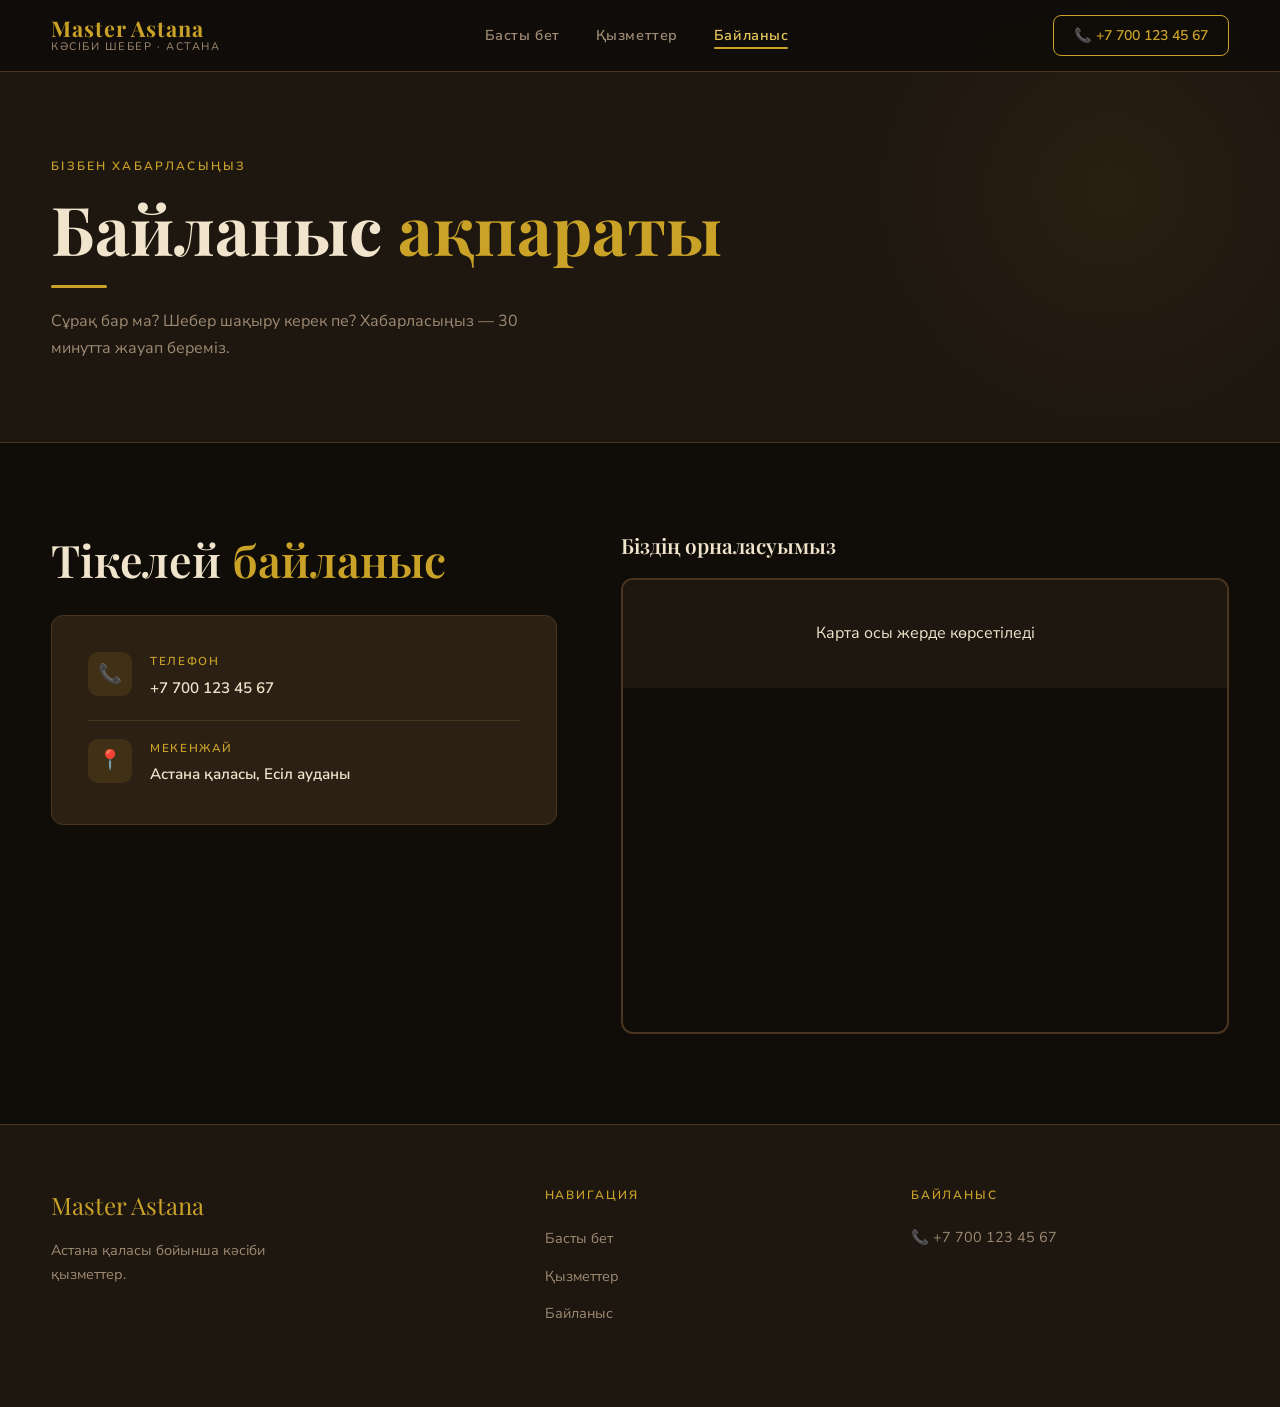
<file: contacts.html>
<!DOCTYPE html>
<html lang="kk">
<head>
  <meta charset="UTF-8" />
  <meta name="viewport" content="width=device-width, initial-scale=1.0" />
  <title>Master Astana — Байланыс</title>
  <link rel="stylesheet" href="style.css" />
</head>
<body>

<nav class="nav">
  <div class="nav__inner container">
    <a href="index.html" class="nav__logo">
      <span class="nav__logo-name">Master Astana</span>
      <span class="nav__logo-sub">Кәсіби Шебер · Астана</span>
    </a>
    <ul class="nav__links">
      <li><a href="index.html">Басты бет</a></li>
      <li><a href="services.html">Қызметтер</a></li>
      <li><a href="contacts.html" class="active">Байланыс</a></li>
    </ul>
    <a href="tel:+77001234567" class="nav__cta">📞 +7 700 123 45 67</a>
    <div class="nav__hamburger" onclick="toggleMenu()">
      <span></span><span></span><span></span>
    </div>
  </div>
</nav>

<section class="page-hero">
  <div class="container">
    <span class="section-label">Бізбен хабарласыңыз</span>
    <h1>Байланыс <span style="color:var(--gold)">ақпараты</span></h1>
    <span class="gold-line"></span>
    <p style="color:var(--muted); margin-top:20px; max-width:520px; font-size:1rem;">
      Сұрақ бар ма? Шебер шақыру керек пе? Хабарласыңыз — 30 минутта жауап береміз.
    </p>
  </div>
</section>

<section class="section">
  <div class="container">
    <div class="contacts-layout">

      <div>
        <h2 style="margin-bottom:28px;">Тікелей <span style="color:var(--gold)">байланыс</span></h2>
        <div class="contacts-info__card">
          <div class="contacts-info__item">
            <div class="contacts-info__icon-wrap">📞</div>
            <div>
              <div class="contacts-info__label">Телефон</div>
              <a href="tel:+77001234567" class="contacts-info__value" style="display:block;">+7 700 123 45 67</a>
            </div>
          </div>
          <div class="contacts-info__item">
            <div class="contacts-info__icon-wrap">📍</div>
            <div>
              <div class="contacts-info__label">Мекенжай</div>
              <div class="contacts-info__value">Астана қаласы, Есіл ауданы</div>
            </div>
          </div>
        </div>
      </div>

      <div>
        <h3>Біздің орналасуымыз</h3>
        <div class="map-wrap" style="margin-top:20px;">
          <div style="padding:40px; text-align:center; background:var(--surface);">
            Карта осы жерде көрсетіледі
          </div>
        </div>
      </div>

    </div>
  </div>
</section>

<footer class="footer">
  <div class="container">
    <div class="footer__grid">
      <div>
        <div class="footer__brand-name">Master Astana</div>
        <p class="footer__brand-desc">Астана қаласы бойынша кәсіби қызметтер.</p>
      </div>
      <div>
        <div class="footer__heading">Навигация</div>
        <ul class="footer__links">
          <li><a href="index.html">Басты бет</a></li>
          <li><a href="services.html">Қызметтер</a></li>
          <li><a href="contacts.html">Байланыс</a></li>
        </ul>
      </div>
      <div>
        <div class="footer__heading">Байланыс</div>
        <div class="footer__contact-item">📞 +7 700 123 45 67</div>
      </div>
    </div>
  </div>
</footer>

<script>
  function toggleMenu() {
    const links = document.querySelector('.nav__links');
    if (links) links.style.display = links.style.display === 'flex' ? 'none' : 'flex';
  }
</script>

</body>
</html>
</file>
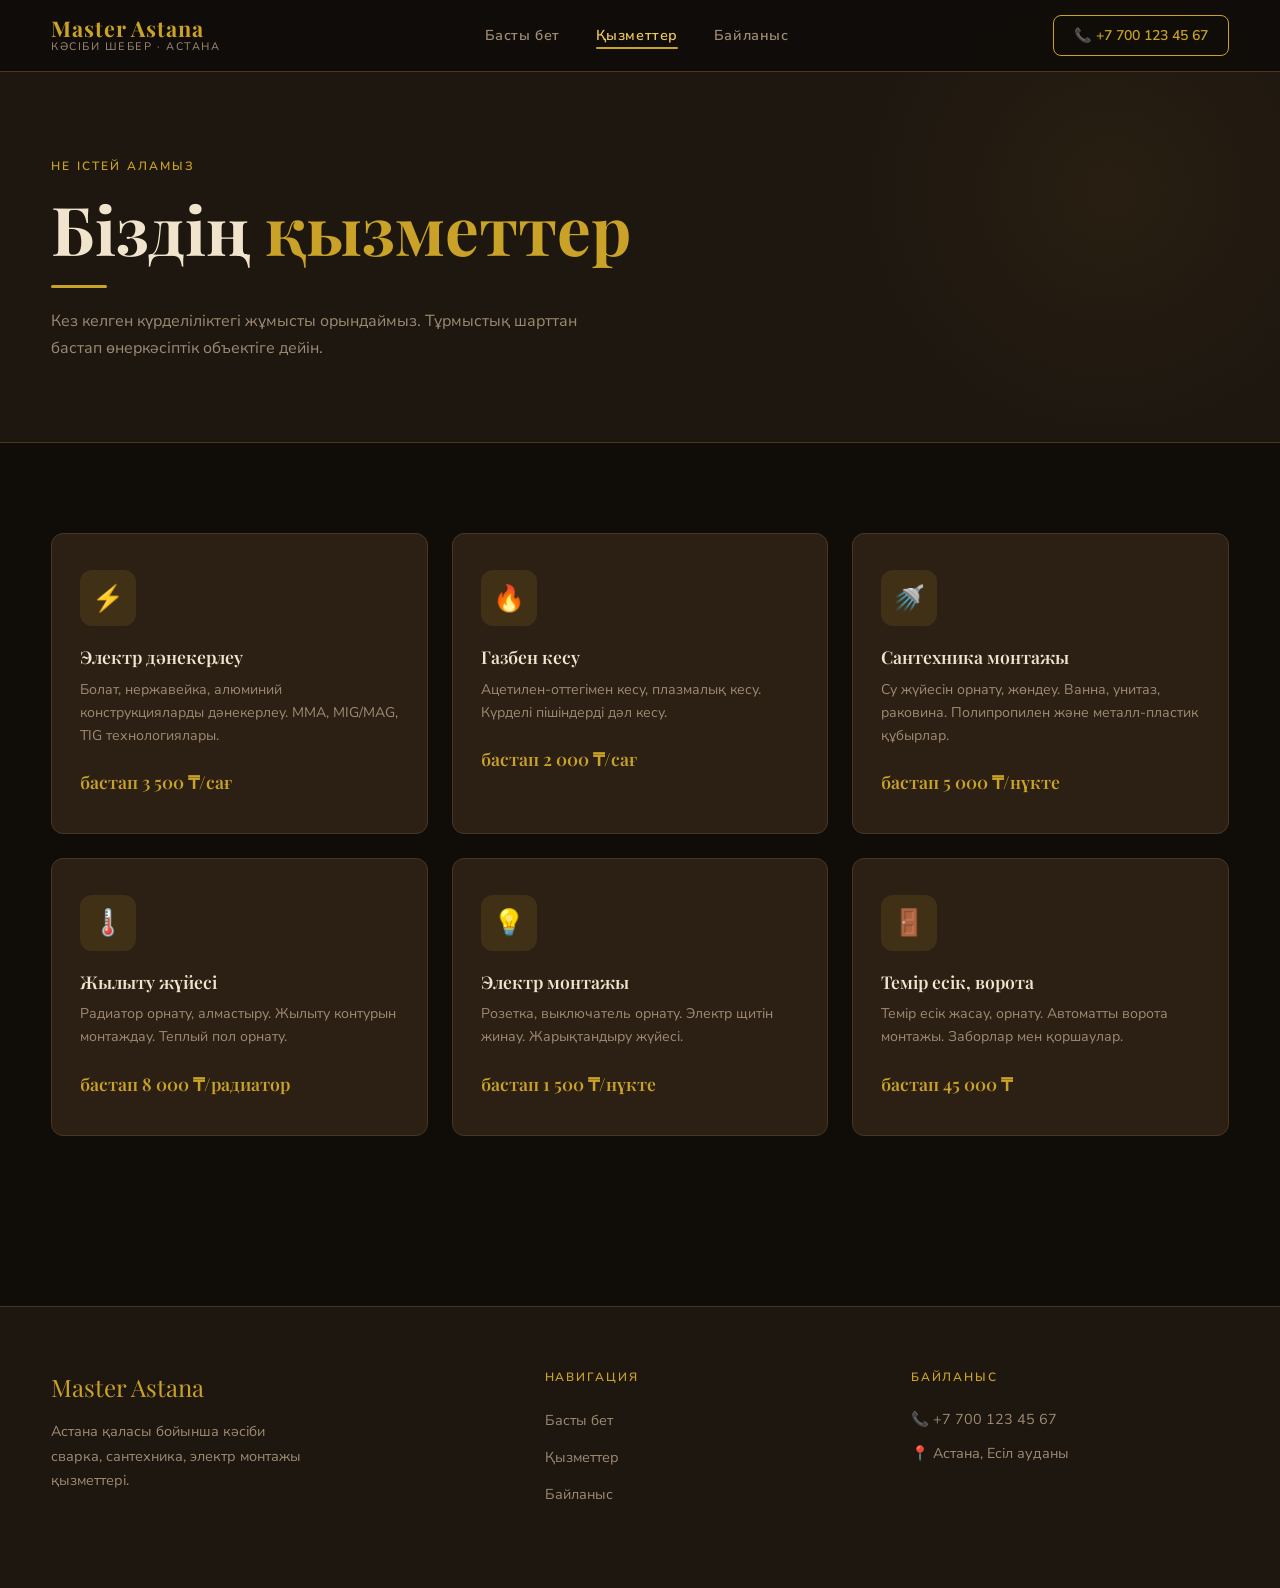
<file: services.html>
<!DOCTYPE html>
<html lang="kk">
<head>
  <meta charset="UTF-8" />
  <meta name="viewport" content="width=device-width, initial-scale=1.0" />
  <title>Master Astana — Қызметтер мен бағалар</title>
  <link rel="stylesheet" href="style.css" />
</head>
<body>

<nav class="nav">
  <div class="nav__inner container">
    <a href="index.html" class="nav__logo">
      <span class="nav__logo-name">Master Astana</span>
      <span class="nav__logo-sub">Кәсіби Шебер · Астана</span>
    </a>
    <ul class="nav__links">
      <li><a href="index.html">Басты бет</a></li>
      <li><a href="services.html" class="active">Қызметтер</a></li>
      <li><a href="contacts.html">Байланыс</a></li>
    </ul>
    <a href="tel:+77001234567" class="nav__cta">📞 +7 700 123 45 67</a>
    <div class="nav__hamburger" onclick="toggleMenu()">
      <span></span><span></span><span></span>
    </div>
  </div>
</nav>

<section class="page-hero">
  <div class="container">
    <span class="section-label">Не істей аламыз</span>
    <h1>Біздің <span style="color:var(--gold)">қызметтер</span></h1>
    <span class="gold-line"></span>
    <p style="color:var(--muted); margin-top:20px; max-width:560px; font-size:1rem;">
      Кез келген күрделіліктегі жұмысты орындаймыз. Тұрмыстық шарттан бастап өнеркәсіптік объектіге дейін.
    </p>
  </div>
</section>

<section class="section">
  <div class="container">
    <div class="services-grid">

      <div class="service-card">
        <div class="service-card__icon">⚡</div>
        <h3 class="service-card__title">Электр дәнекерлеу</h3>
        <p class="service-card__desc">Болат, нержавейка, алюминий конструкцияларды дәнекерлеу. MMA, MIG/MAG, TIG технологиялары.</p>
        <div class="service-card__price">бастап 3 500 ₸/сағ</div>
      </div>

      <div class="service-card">
        <div class="service-card__icon">🔥</div>
        <h3 class="service-card__title">Газбен кесу</h3>
        <p class="service-card__desc">Ацетилен-оттегімен кесу, плазмалық кесу. Күрделі пішіндерді дәл кесу.</p>
        <div class="service-card__price">бастап 2 000 ₸/сағ</div>
      </div>

      <div class="service-card">
        <div class="service-card__icon">🚿</div>
        <h3 class="service-card__title">Сантехника монтажы</h3>
        <p class="service-card__desc">Су жүйесін орнату, жөндеу. Ванна, унитаз, раковина. Полипропилен және металл-пластик құбырлар.</p>
        <div class="service-card__price">бастап 5 000 ₸/нүкте</div>
      </div>

      <div class="service-card">
        <div class="service-card__icon">🌡️</div>
        <h3 class="service-card__title">Жылыту жүйесі</h3>
        <p class="service-card__desc">Радиатор орнату, алмастыру. Жылыту контурын монтаждау. Теплый пол орнату.</p>
        <div class="service-card__price">бастап 8 000 ₸/радиатор</div>
      </div>

      <div class="service-card">
        <div class="service-card__icon">💡</div>
        <h3 class="service-card__title">Электр монтажы</h3>
        <p class="service-card__desc">Розетка, выключатель орнату. Электр щитін жинау. Жарықтандыру жүйесі.</p>
        <div class="service-card__price">бастап 1 500 ₸/нүкте</div>
      </div>

      <div class="service-card">
        <div class="service-card__icon">🚪</div>
        <h3 class="service-card__title">Темір есік, ворота</h3>
        <p class="service-card__desc">Темір есік жасау, орнату. Автоматты ворота монтажы. Заборлар мен қоршаулар.</p>
        <div class="service-card__price">бастап 45 000 ₸</div>
      </div>

    </div>
  </div>
</section>

<footer class="footer">
  <div class="container">
    <div class="footer__grid">
      <div>
        <div class="footer__brand-name">Master Astana</div>
        <p class="footer__brand-desc">Астана қаласы бойынша кәсіби сварка, сантехника, электр монтажы қызметтері.</p>
      </div>
      <div>
        <div class="footer__heading">Навигация</div>
        <ul class="footer__links">
          <li><a href="index.html">Басты бет</a></li>
          <li><a href="services.html">Қызметтер</a></li>
          <li><a href="contacts.html">Байланыс</a></li>
        </ul>
      </div>
      <div>
        <div class="footer__heading">Байланыс</div>
        <div class="footer__contact-item">📞 +7 700 123 45 67</div>
        <div class="footer__contact-item">📍 Астана, Есіл ауданы</div>
      </div>
    </div>
  </div>
</footer>

<script>
  function toggleMenu() {
    const links = document.querySelector('.nav__links');
    if (links) links.style.display = links.style.display === 'flex' ? 'none' : 'flex';
  }
</script>

</body>
</html>
</file>
<file: style.css>
/* ============================================================
   MASTER ASTANA — style.css
   Dark Brown / Gold theme · Modular · Responsive
   ============================================================ */

@import url('https://fonts.googleapis.com/css2?family=Playfair+Display:wght@400;600;700&family=Nunito+Sans:wght@300;400;600&display=swap');

:root {
  --bg:        #100d09;
  --surface:   #1e1710;
  --card:      #2c2015;
  --border:    #4a3520;
  --gold:      #c9a227;
  --gold-lt:   #e8c85a;
  --gold-dk:   #8a6e18;
  --text:      #f0e4cc;
  --muted:     #9e8a72;
  --nav-h:     72px;
  --radius:    8px;
  --trans:     0.3s ease;
  --font-head: 'Playfair Display', Georgia, serif;
  --font-body: 'Nunito Sans', sans-serif;
}

*, *::before, *::after { box-sizing: border-box; margin: 0; padding: 0; }
html { scroll-behavior: smooth; }
body {
  background: var(--bg);
  color: var(--text);
  font-family: var(--font-body);
  font-size: 16px;
  line-height: 1.7;
  min-height: 100vh;
}
img { display: block; width: 100%; height: 100%; object-fit: cover; }
a { color: inherit; text-decoration: none; }
ul { list-style: none; }

h1, h2, h3 { font-family: var(--font-head); line-height: 1.2; }
h1 { font-size: clamp(2.4rem, 6vw, 4.2rem); font-weight: 700; }
h2 { font-size: clamp(1.8rem, 4vw, 2.8rem); font-weight: 600; }
h3 { font-size: 1.3rem; font-weight: 600; }

.container { width: min(1200px, 92%); margin: 0 auto; }
.section { padding: 90px 0; }

.section-label {
  display: inline-block;
  font-size: 0.75rem;
  font-weight: 600;
  letter-spacing: 0.18em;
  text-transform: uppercase;
  color: var(--gold);
  margin-bottom: 12px;
}
.section-title { margin-bottom: 48px; }
.section-title span { color: var(--gold); }
.gold-line {
  display: block;
  width: 56px;
  height: 3px;
  background: var(--gold);
  margin: 16px 0 0;
  border-radius: 2px;
}

.btn {
  display: inline-flex;
  align-items: center;
  gap: 10px;
  padding: 14px 32px;
  border-radius: var(--radius);
  font-family: var(--font-body);
  font-size: 0.95rem;
  font-weight: 600;
  cursor: pointer;
  transition: all var(--trans);
  border: none;
}
.btn-primary { background: var(--gold); color: #0f0c07; }
.btn-primary:hover {
  background: var(--gold-lt);
  transform: translateY(-2px);
  box-shadow: 0 8px 28px rgba(201,162,39,.35);
}
.btn-outline { background: transparent; color: var(--gold); border: 2px solid var(--gold); }
.btn-outline:hover { background: var(--gold); color: #0f0c07; }

/* NAV */
.nav {
  position: fixed;
  top: 0; left: 0; right: 0;
  z-index: 1000;
  height: var(--nav-h);
  background: rgba(16,13,9,0.92);
  backdrop-filter: blur(12px);
  border-bottom: 1px solid var(--border);
}
.nav__inner {
  display: flex;
  align-items: center;
  justify-content: space-between;
  height: 100%;
}
.nav__logo { display: flex; flex-direction: column; line-height: 1; }
.nav__logo-name {
  font-family: var(--font-head);
  font-size: 1.35rem;
  font-weight: 700;
  color: var(--gold);
  letter-spacing: 0.04em;
}
.nav__logo-sub {
  font-size: 0.68rem;
  color: var(--muted);
  letter-spacing: 0.14em;
  text-transform: uppercase;
  margin-top: 2px;
}
.nav__links { display: flex; gap: 36px; }
.nav__links a {
  font-size: 0.9rem;
  font-weight: 600;
  color: var(--muted);
  letter-spacing: 0.04em;
  transition: color var(--trans);
  position: relative;
  padding-bottom: 4px;
}
.nav__links a::after {
  content: '';
  position: absolute;
  bottom: 0; left: 0;
  width: 0; height: 2px;
  background: var(--gold);
  transition: width var(--trans);
  border-radius: 2px;
}
.nav__links a:hover, .nav__links a.active { color: var(--gold-lt); }
.nav__links a:hover::after, .nav__links a.active::after { width: 100%; }
.nav__cta {
  display: flex;
  align-items: center;
  gap: 8px;
  font-size: 0.88rem;
  font-weight: 600;
  color: var(--gold);
  border: 1.5px solid var(--gold);
  padding: 8px 20px;
  border-radius: var(--radius);
  transition: all var(--trans);
}
.nav__cta:hover { background: var(--gold); color: #0f0c07; }
.nav__hamburger {
  display: none;
  flex-direction: column;
  gap: 5px;
  cursor: pointer;
  padding: 4px;
}
.nav__hamburger span {
  display: block;
  width: 24px;
  height: 2px;
  background: var(--gold);
  border-radius: 2px;
}

/* FOOTER */
.footer {
  background: var(--surface);
  border-top: 1px solid var(--border);
  padding: 60px 0 32px;
}
.footer__grid {
  display: grid;
  grid-template-columns: 1.4fr 1fr 1fr;
  gap: 48px;
  margin-bottom: 48px;
}
.footer__brand-name { font-family: var(--font-head); font-size: 1.5rem; color: var(--gold); margin-bottom: 12px; }
.footer__brand-desc { color: var(--muted); font-size: 0.9rem; max-width: 260px; }
.footer__heading {
  font-size: 0.75rem;
  font-weight: 600;
  letter-spacing: 0.16em;
  text-transform: uppercase;
  color: var(--gold);
  margin-bottom: 20px;
}
.footer__links li + li { margin-top: 10px; }
.footer__links a { color: var(--muted); font-size: 0.9rem; transition: color var(--trans); }
.footer__links a:hover { color: var(--gold-lt); }
.footer__contact-item {
  display: flex;
  align-items: center;
  gap: 10px;
  color: var(--muted);
  font-size: 0.9rem;
  margin-bottom: 10px;
}
.footer__bottom {
  border-top: 1px solid var(--border);
  padding-top: 24px;
  display: flex;
  justify-content: space-between;
  align-items: center;
  color: var(--muted);
  font-size: 0.82rem;
}

/* HERO */
.hero {
  position: relative;
  min-height: 100vh;
  display: flex;
  align-items: center;
  overflow: hidden;
}
.hero__bg { position: absolute; inset: 0; z-index: 0; }
.hero__bg img {
  width: 100%; height: 100%;
  object-fit: cover;
  filter: brightness(0.28) saturate(0.7);
}
.hero__overlay {
  position: absolute;
  inset: 0;
  background: linear-gradient(135deg, rgba(16,13,9,0.85) 0%, rgba(44,32,21,0.55) 50%, transparent 100%);
}
.hero__content {
  position: relative;
  z-index: 2;
  padding-top: var(--nav-h);
  max-width: 680px;
}
.hero__badge {
  display: inline-flex;
  align-items: center;
  gap: 8px;
  border: 1px solid var(--gold-dk);
  background: rgba(201,162,39,.1);
  color: var(--gold-lt);
  font-size: 0.78rem;
  font-weight: 600;
  letter-spacing: 0.12em;
  text-transform: uppercase;
  padding: 7px 18px;
  border-radius: 40px;
  margin-bottom: 24px;
}
.hero__badge::before {
  content: '';
  width: 7px; height: 7px;
  border-radius: 50%;
  background: var(--gold);
  animation: pulse 2s infinite;
}
@keyframes pulse {
  0%, 100% { opacity: 1; transform: scale(1); }
  50% { opacity: 0.5; transform: scale(1.4); }
}
.hero__title { margin-bottom: 20px; text-shadow: 0 2px 20px rgba(0,0,0,.5); }
.hero__title em { font-style: normal; color: var(--gold); }
.hero__subtitle { font-size: 1.05rem; color: var(--muted); margin-bottom: 40px; max-width: 500px; }
.hero__actions { display: flex; flex-wrap: wrap; gap: 16px; margin-bottom: 56px; }
.hero__stats { display: flex; gap: 40px; flex-wrap: wrap; }
.hero__stat-num { font-family: var(--font-head); font-size: 2.2rem; color: var(--gold); font-weight: 700; line-height: 1; }
.hero__stat-label { font-size: 0.8rem; color: var(--muted); margin-top: 4px; }

/* ABOUT */
.about__grid { display: grid; grid-template-columns: 1fr 1fr; gap: 64px; align-items: center; }
.about__image-wrap {
  position: relative;
  border-radius: 12px;
  overflow: hidden;
  aspect-ratio: 4/3;
  border: 2px solid var(--border);
}
.about__image-wrap::after {
  content: '';
  position: absolute;
  inset: 0;
  border-radius: 12px;
  background: linear-gradient(to top, rgba(0,0,0,.5) 0%, transparent 60%);
}
.about__image-badge {
  position: absolute;
  bottom: 20px; right: 20px;
  z-index: 2;
  background: var(--gold);
  color: #0f0c07;
  font-family: var(--font-head);
  font-weight: 700;
  font-size: 0.82rem;
  padding: 10px 18px;
  border-radius: var(--radius);
}
.about__list { margin: 28px 0 36px; }
.about__list li {
  display: flex;
  align-items: flex-start;
  gap: 14px;
  padding: 12px 0;
  border-bottom: 1px solid var(--border);
  color: var(--muted);
  font-size: 0.95rem;
}
.about__list li:last-child { border-bottom: none; }
.about__list-icon {
  width: 22px; height: 22px;
  border-radius: 50%;
  background: rgba(201,162,39,.15);
  display: flex;
  align-items: center;
  justify-content: center;
  flex-shrink: 0;
  margin-top: 2px;
  color: var(--gold);
  font-size: 12px;
}

/* PORTFOLIO */
.portfolio { background: var(--surface); }
.portfolio__grid {
  display: grid;
  grid-template-columns: repeat(4, 1fr);
  gap: 14px;
}
.portfolio__grid .gallery-item:nth-child(1) { grid-column: span 2; grid-row: span 2; }
.portfolio__grid .gallery-item:nth-child(5) { grid-column: span 2; }
.gallery-item {
  position: relative;
  border-radius: var(--radius);
  overflow: hidden;
  aspect-ratio: 4/3;
  cursor: pointer;
  border: 1px solid var(--border);
}
.gallery-item:nth-child(1) { aspect-ratio: auto; }
.gallery-item:nth-child(5) { aspect-ratio: 16/7; }
.gallery-item__img { width: 100%; height: 100%; object-fit: cover; transition: transform 0.6s ease; }
.gallery-item:hover .gallery-item__img { transform: scale(1.07); }
.gallery-item__overlay {
  position: absolute;
  inset: 0;
  background: linear-gradient(to top, rgba(0,0,0,.75) 0%, transparent 55%);
  opacity: 0;
  transition: opacity var(--trans);
  display: flex;
  align-items: flex-end;
  padding: 18px;
}
.gallery-item:hover .gallery-item__overlay { opacity: 1; }
.gallery-item__label { font-size: 0.85rem; font-weight: 600; color: var(--gold-lt); letter-spacing: 0.06em; }

/* PAGE HERO */
.page-hero {
  padding-top: calc(var(--nav-h) + 80px);
  padding-bottom: 80px;
  background: var(--surface);
  border-bottom: 1px solid var(--border);
  position: relative;
  overflow: hidden;
}
.page-hero::before {
  content: '';
  position: absolute;
  top: -60px; right: -80px;
  width: 500px; height: 500px;
  border-radius: 50%;
  background: radial-gradient(circle, rgba(201,162,39,.06) 0%, transparent 70%);
  pointer-events: none;
}

/* SERVICES */
.services-grid { display: grid; grid-template-columns: repeat(3, 1fr); gap: 24px; margin-bottom: 80px; }
.service-card {
  background: var(--card);
  border: 1px solid var(--border);
  border-radius: 12px;
  padding: 36px 28px;
  transition: all var(--trans);
  position: relative;
  overflow: hidden;
}
.service-card::before {
  content: '';
  position: absolute;
  top: 0; left: 0; right: 0;
  height: 3px;
  background: var(--gold);
  transform: scaleX(0);
  transform-origin: left;
  transition: transform var(--trans);
}
.service-card:hover { border-color: var(--gold-dk); transform: translateY(-4px); box-shadow: 0 16px 48px rgba(0,0,0,.4); }
.service-card:hover::before { transform: scaleX(1); }
.service-card__icon {
  width: 56px; height: 56px;
  border-radius: 12px;
  background: rgba(201,162,39,.12);
  display: flex;
  align-items: center;
  justify-content: center;
  font-size: 1.6rem;
  margin-bottom: 20px;
}
.service-card__title { font-size: 1.1rem; color: var(--text); margin-bottom: 10px; }
.service-card__desc { font-size: 0.88rem; color: var(--muted); line-height: 1.65; margin-bottom: 20px; }
.service-card__price { font-family: var(--font-head); font-size: 1.1rem; color: var(--gold); font-weight: 600; }

/* PRICE TABLE */
.price-table-wrap { background: var(--surface); padding: 90px 0; }
.price-table { width: 100%; border-collapse: collapse; border-radius: 12px; overflow: hidden; box-shadow: 0 8px 40px rgba(0,0,0,.4); }
.price-table thead { background: var(--gold); color: #0f0c07; }
.price-table th { padding: 18px 24px; text-align: left; font-family: var(--font-head); font-size: 1rem; font-weight: 700; }
.price-table th:last-child { text-align: right; }
.price-table tbody tr { border-bottom: 1px solid var(--border); transition: background var(--trans); }
.price-table tbody tr:last-child { border-bottom: none; }
.price-table tbody tr:nth-child(even) { background: rgba(255,255,255,.025); }
.price-table tbody tr:hover { background: rgba(201,162,39,.07); }
.price-table td { padding: 16px 24px; font-size: 0.9rem; color: var(--muted); }
.price-table td:first-child { color: var(--text); font-weight: 600; }
.price-table td:last-child { text-align: right; color: var(--gold); font-family: var(--font-head); font-weight: 600; font-size: 0.95rem; }
.price-table .category-row td {
  background: rgba(201,162,39,.1);
  color: var(--gold-lt);
  font-size: 0.75rem;
  font-weight: 700;
  letter-spacing: 0.14em;
  text-transform: uppercase;
  padding: 10px 24px;
}

/* WHY US */
.why-grid { display: grid; grid-template-columns: repeat(4, 1fr); gap: 20px; }
.why-card { background: var(--card); border: 1px solid var(--border); border-radius: var(--radius); padding: 28px 22px; text-align: center; }
.why-card__icon { font-size: 2rem; margin-bottom: 14px; }
.why-card__title { font-size: 0.95rem; color: var(--text); margin-bottom: 8px; }
.why-card__text { font-size: 0.82rem; color: var(--muted); line-height: 1.6; }

/* CONTACTS */
.contacts-layout { display: grid; grid-template-columns: 1fr 1.2fr; gap: 64px; align-items: start; }
.contacts-info__card { background: var(--card); border: 1px solid var(--border); border-radius: 12px; padding: 36px; margin-bottom: 24px; }
.contacts-info__item { display: flex; align-items: flex-start; gap: 18px; padding: 18px 0; border-bottom: 1px solid var(--border); }
.contacts-info__item:last-child { border-bottom: none; padding-bottom: 0; }
.contacts-info__item:first-child { padding-top: 0; }
.contacts-info__icon-wrap {
  width: 44px; height: 44px;
  border-radius: 10px;
  background: rgba(201,162,39,.12);
  display: flex;
  align-items: center;
  justify-content: center;
  font-size: 1.2rem;
  flex-shrink: 0;
}
.contacts-info__label { font-size: 0.72rem; font-weight: 600; letter-spacing: 0.14em; text-transform: uppercase; color: var(--gold); margin-bottom: 4px; }
.contacts-info__value { font-size: 0.95rem; color: var(--text); font-weight: 600; }
.contacts-info__sub { font-size: 0.82rem; color: var(--muted); margin-top: 2px; }
.map-wrap { border-radius: 12px; overflow: hidden; border: 2px solid var(--border); aspect-ratio: 4/3; }
.map-wrap iframe { width: 100%; height: 100%; border: none; filter: invert(0.85) hue-rotate(180deg) saturate(0.6) brightness(0.85); }
.contact-form { background: var(--card); border: 1px solid var(--border); border-radius: 12px; padding: 40px; margin-top: 32px; }
.form-group { margin-bottom: 20px; }
.form-label { display: block; font-size: 0.8rem; font-weight: 600; letter-spacing: 0.1em; text-transform: uppercase; color: var(--muted); margin-bottom: 8px; }
.form-input, .form-select, .form-textarea {
  width: 100%;
  background: var(--surface);
  border: 1px solid var(--border);
  border-radius: var(--radius);
  padding: 13px 16px;
  color: var(--text);
  font-family: var(--font-body);
  font-size: 0.92rem;
  transition: border-color var(--trans);
  outline: none;
  appearance: none;
}
.form-input:focus, .form-select:focus, .form-textarea:focus { border-color: var(--gold); box-shadow: 0 0 0 3px rgba(201,162,39,.12); }
.form-textarea { resize: vertical; min-height: 120px; }
.social-links { display: flex; gap: 14px; flex-wrap: wrap; }
.social-link {
  display: flex;
  align-items: center;
  gap: 8px;
  padding: 10px 18px;
  border: 1.5px solid var(--border);
  border-radius: var(--radius);
  font-size: 0.85rem;
  font-weight: 600;
  color: var(--muted);
  transition: all var(--trans);
}
.social-link:hover { border-color: var(--gold); color: var(--gold); background: rgba(201,162,39,.06); }

/* RESPONSIVE */
@media (max-width: 1024px) {
  .services-grid { grid-template-columns: repeat(2, 1fr); }
  .portfolio__grid { grid-template-columns: repeat(3, 1fr); }
  .portfolio__grid .gallery-item:nth-child(1) { grid-column: span 2; }
  .portfolio__grid .gallery-item:nth-child(5) { grid-column: span 1; aspect-ratio: 4/3; }
  .why-grid { grid-template-columns: repeat(2, 1fr); }
  .footer__grid { grid-template-columns: 1fr 1fr; }
}
@media (max-width: 768px) {
  :root { --nav-h: 64px; }
  .nav__links, .nav__cta { display: none; }
  .nav__hamburger { display: flex; }
  .about__grid, .contacts-layout { grid-template-columns: 1fr; }
  .services-grid { grid-template-columns: 1fr; }
  .portfolio__grid { grid-template-columns: repeat(2, 1fr); }
  .portfolio__grid .gallery-item:nth-child(1),
  .portfolio__grid .gallery-item:nth-child(5) { grid-column: span 2; aspect-ratio: 16/8; }
  .why-grid { grid-template-columns: 1fr; }
  .footer__grid { grid-template-columns: 1fr; }
  .footer__bottom { flex-direction: column; gap: 8px; text-align: center; }
  .hero__actions { flex-direction: column; align-items: flex-start; }
  .contact-form { padding: 28px 20px; }
}
@media (max-width: 480px) {
  .portfolio__grid { grid-template-columns: 1fr; }
  .portfolio__grid .gallery-item:nth-child(1),
  .portfolio__grid .gallery-item:nth-child(5) { grid-column: span 1; aspect-ratio: 4/3; }
  .section { padding: 60px 0; }
}
</file>
